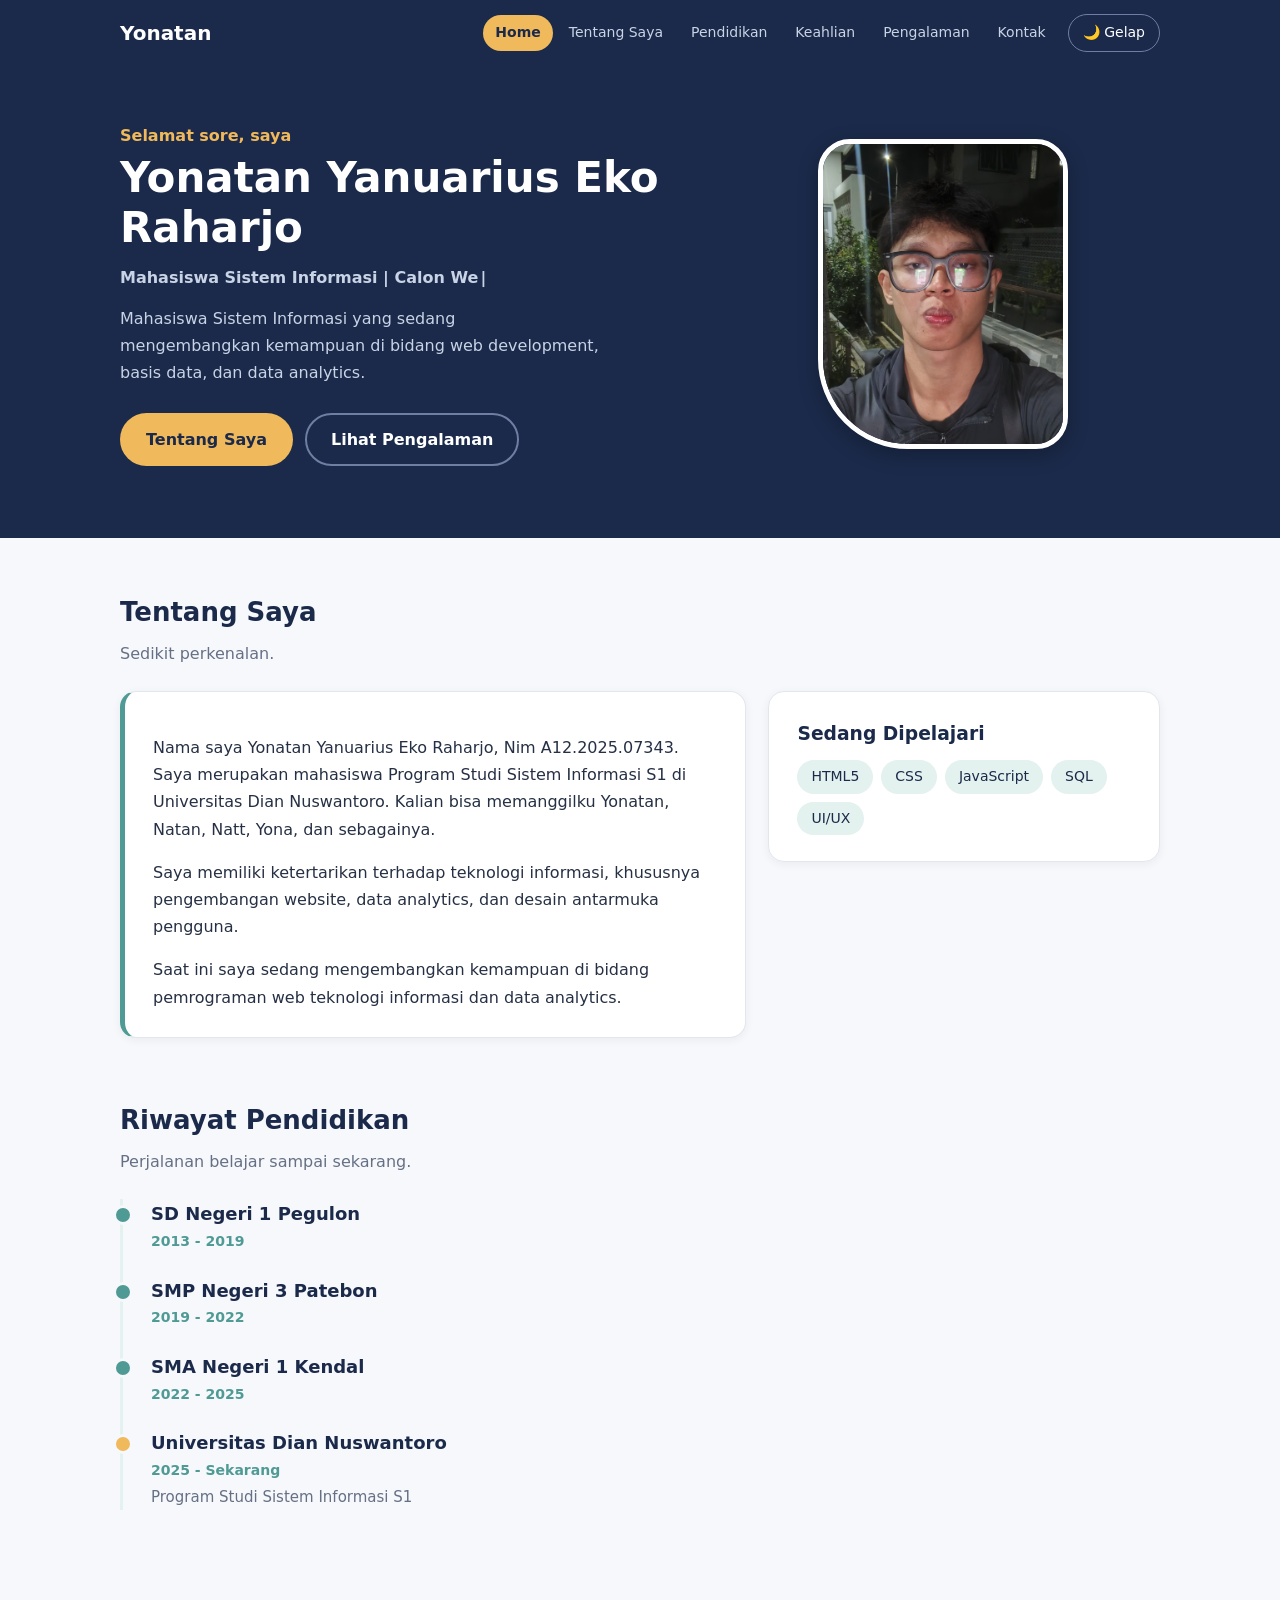
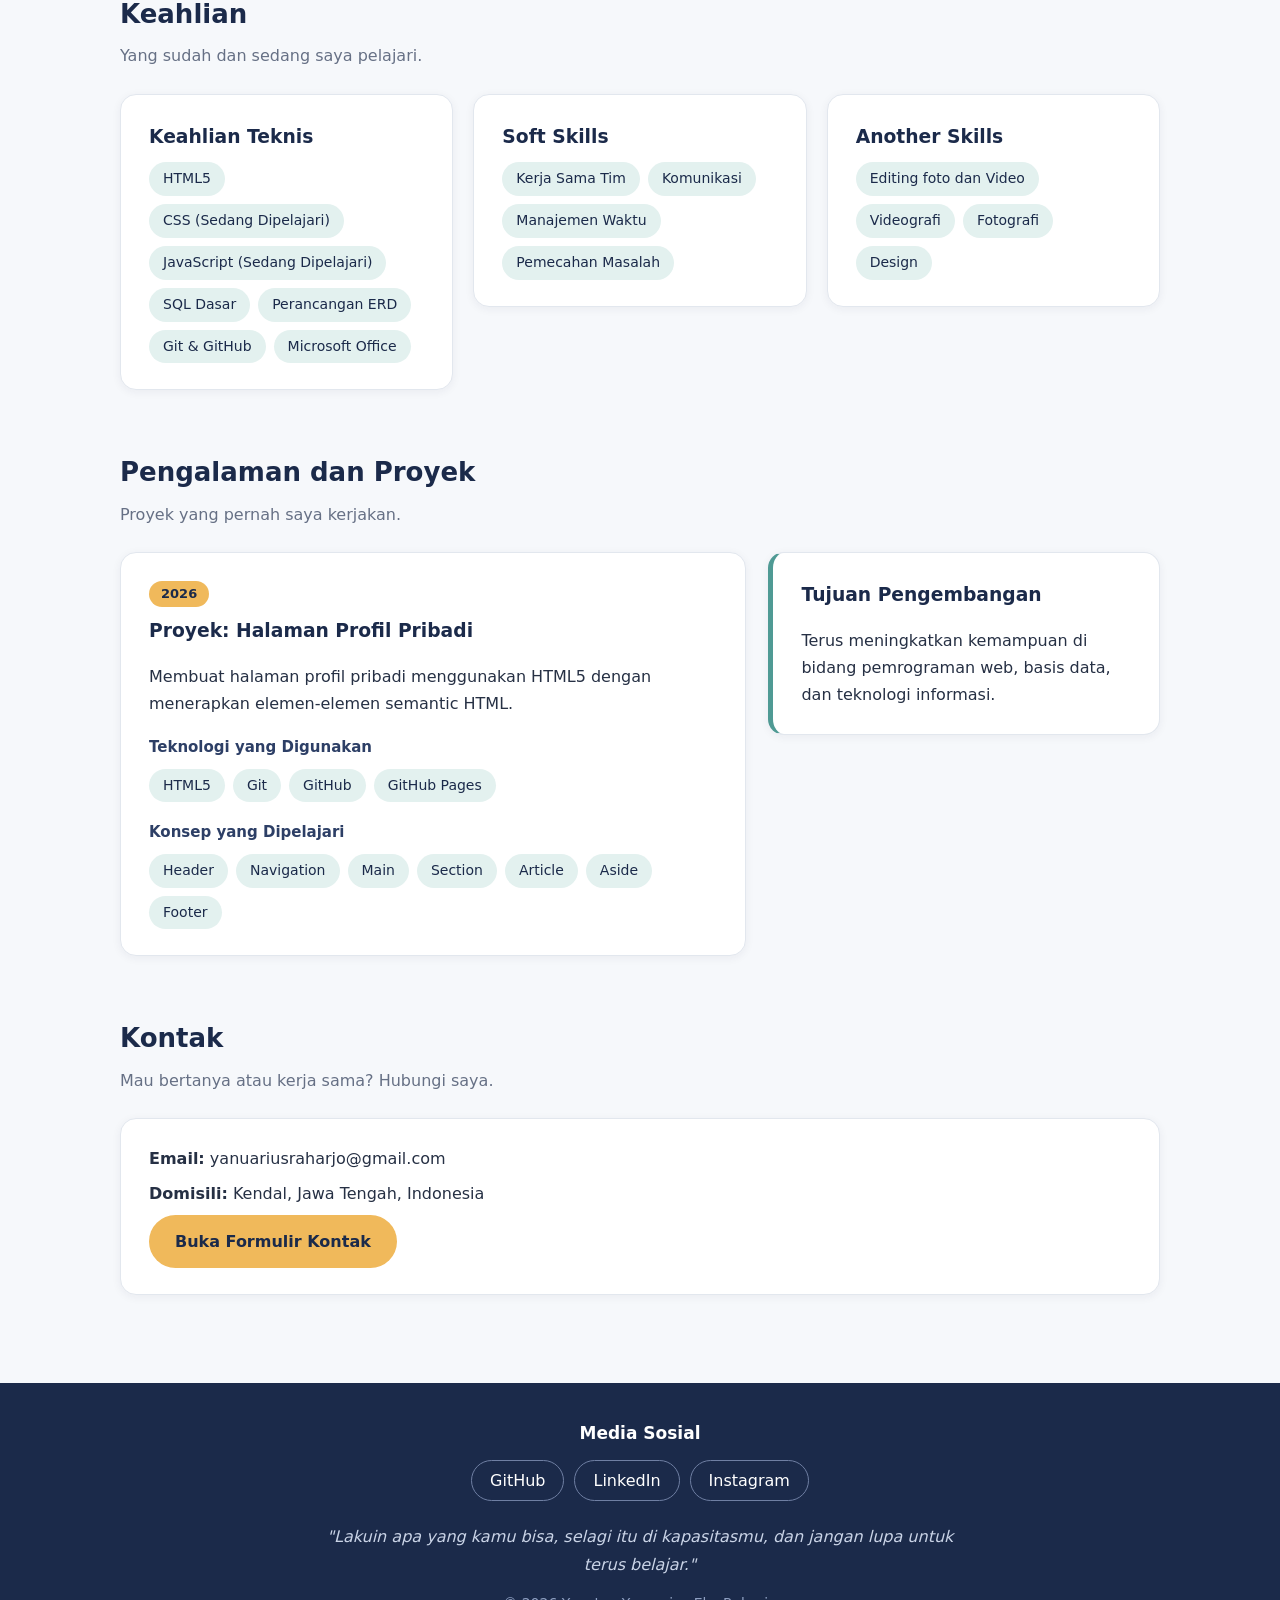
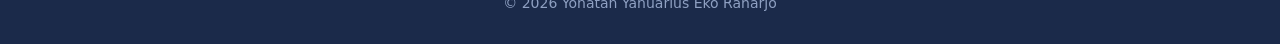
<file: index.html>
<!DOCTYPE html>
<html lang="id">

<head>
    <meta charset="UTF-8">
    <meta name="viewport" content="width=device-width, initial-scale=1.0">
    <title>Profil Yonatan Yanuarius Eko Raharjo</title>
    <link rel="stylesheet" href="style.css">
</head>

<body>

<nav class="navbar">
    <div class="container nav-inner">
        <a class="brand" href="index.html">Yonatan</a>
        <div class="nav-right">
        <ul class="nav-links">
            <li><a class="active" href="index.html">Home</a></li>
            <li><a href="Tentang.html">Tentang Saya</a></li>
            <li><a href="Pendidikan.html">Pendidikan</a></li>
            <li><a href="Keahlian.html">Keahlian</a></li>
            <li><a href="Pengalaman.html">Pengalaman</a></li>
            <li><a href="Kontak.html">Kontak</a></li>
        </ul>
        <button type="button" id="theme-toggle" class="theme-toggle">🌙 Gelap</button>
        </div>
    </div>
</nav>

<header class="hero">
    <div class="container hero-inner">

        <div class="hero-text">
            <p class="hero-sapa">Halo, saya</p>
            <h1>Yonatan Yanuarius Eko Raharjo</h1>
            <p class="hero-role">Mahasiswa Sistem Informasi | Calon Web Developer</p>
            <p class="hero-desc">
                Mahasiswa Sistem Informasi yang sedang mengembangkan kemampuan
                di bidang web development, basis data, dan data analytics.
            </p>
            <div class="btn-group">
                <a class="btn btn-primary" href="Tentang.html">Tentang Saya</a>
                <a class="btn btn-outline" href="Pengalaman.html">Lihat Pengalaman</a>
            </div>
        </div>

        <div class="hero-photo">
            <img src="IMG_20260722_204614_462.jpg"
                 alt="Foto Profil Yonatan Yanuarius Eko Raharjo">
        </div>

    </div>
</header>

<main class="container">

    <section class="block">
        <h2>Tentang Saya</h2>
        <p class="sub">Sedikit perkenalan.</p>

        <div class="grid-2">
            <div class="card card-accent">
                <p>
                    Nama saya Yonatan Yanuarius Eko Raharjo, Nim A12.2025.07343.
                    Saya merupakan mahasiswa Program Studi Sistem Informasi S1
                    di Universitas Dian Nuswantoro. Kalian bisa memanggilku
                    Yonatan, Natan, Natt, Yona, dan sebagainya.
                </p>
                <p>
                    Saya memiliki ketertarikan terhadap teknologi informasi,
                    khususnya pengembangan website, data analytics, dan desain
                    antarmuka pengguna.
                </p>
                <p>
                    Saat ini saya sedang mengembangkan kemampuan di bidang
                    pemrograman web teknologi informasi dan data analytics.
                </p>
            </div>

            <div class="card">
                <h3>Sedang Dipelajari</h3>
                <ul class="chips">
                    <li>HTML5</li>
                    <li>CSS</li>
                    <li>JavaScript</li>
                    <li>SQL</li>
                    <li>UI/UX</li>
                </ul>
            </div>
        </div>
    </section>

    <section class="block">
        <h2>Riwayat Pendidikan</h2>
        <p class="sub">Perjalanan belajar sampai sekarang.</p>

        <ul class="timeline">
            <li>
                <h3>SD Negeri 1 Pegulon</h3>
                <p class="tahun">2013 - 2019</p>
            </li>
            <li>
                <h3>SMP Negeri 3 Patebon</h3>
                <p class="tahun">2019 - 2022</p>
            </li>
            <li>
                <h3>SMA Negeri 1 Kendal</h3>
                <p class="tahun">2022 - 2025</p>
            </li>
            <li class="now">
                <h3>Universitas Dian Nuswantoro</h3>
                <p class="tahun">2025 - Sekarang</p>
                <p class="ket">Program Studi Sistem Informasi S1</p>
            </li>
        </ul>
    </section>

    <section class="block">
        <h2>Keahlian</h2>
        <p class="sub">Yang sudah dan sedang saya pelajari.</p>

        <div class="grid-3">
            <div class="card">
                <h3>Keahlian Teknis</h3>
                <ul class="chips">
                    <li>HTML5</li>
                    <li>CSS (Sedang Dipelajari)</li>
                    <li>JavaScript (Sedang Dipelajari)</li>
                    <li>SQL Dasar</li>
                    <li>Perancangan ERD</li>
                    <li>Git &amp; GitHub</li>
                    <li>Microsoft Office</li>
                </ul>
            </div>

            <div class="card">
                <h3>Soft Skills</h3>
                <ul class="chips">
                    <li>Kerja Sama Tim</li>
                    <li>Komunikasi</li>
                    <li>Manajemen Waktu</li>
                    <li>Pemecahan Masalah</li>
                </ul>
            </div>

            <div class="card">
                <h3>Another Skills</h3>
                <ul class="chips">
                    <li>Editing foto dan Video</li>
                    <li>Videografi</li>
                    <li>Fotografi</li>
                    <li>Design</li>
                </ul>
            </div>
        </div>
    </section>

    <section class="block">
        <h2>Pengalaman dan Proyek</h2>
        <p class="sub">Proyek yang pernah saya kerjakan.</p>

        <div class="grid-2">
            <article class="card project">
                <p class="tahun">2026</p>
                <h3>Proyek: Halaman Profil Pribadi</h3>
                <p>
                    Membuat halaman profil pribadi menggunakan HTML5
                    dengan menerapkan elemen-elemen semantic HTML.
                </p>

                <h4>Teknologi yang Digunakan</h4>
                <ul class="chips">
                    <li>HTML5</li>
                    <li>Git</li>
                    <li>GitHub</li>
                    <li>GitHub Pages</li>
                </ul>

                <h4>Konsep yang Dipelajari</h4>
                <ul class="chips">
                    <li>Header</li>
                    <li>Navigation</li>
                    <li>Main</li>
                    <li>Section</li>
                    <li>Article</li>
                    <li>Aside</li>
                    <li>Footer</li>
                </ul>
            </article>

            <aside class="card card-accent">
                <h3>Tujuan Pengembangan</h3>
                <p>
                    Terus meningkatkan kemampuan di bidang pemrograman web,
                    basis data, dan teknologi informasi.
                </p>
            </aside>
        </div>
    </section>

    <section class="block">
        <h2>Kontak</h2>
        <p class="sub">Mau bertanya atau kerja sama? Hubungi saya.</p>

        <div class="card kontak-info">
            <p><strong>Email:</strong> yanuariusraharjo@gmail.com</p>
            <p><strong>Domisili:</strong> Kendal, Jawa Tengah, Indonesia</p>
            <p><a class="btn btn-primary" href="Kontak.html">Buka Formulir Kontak</a></p>
        </div>
    </section>

</main>

<footer>
    <div class="container">
        <h3>Media Sosial</h3>

        <div class="sosmed">
            <a href="https://github.com/Cyeulla" target="_blank">GitHub</a>
            <a href="https://www.linkedin.com/in/yonatan-yanuarius-8b2007387/" target="_blank">LinkedIn</a>
            <a href="https://www.instagram.com/nattyluwe.jpg/" target="_blank">Instagram</a>
        </div>

        <p class="motto">
            "Lakuin apa yang kamu bisa, selagi itu di kapasitasmu, dan jangan lupa untuk terus belajar."
        </p>

        <p class="copy">&copy; 2026 Yonatan Yanuarius Eko Raharjo</p>
    </div>
</footer>

<script src="script.js"></script>

</body>
</html>
</file>
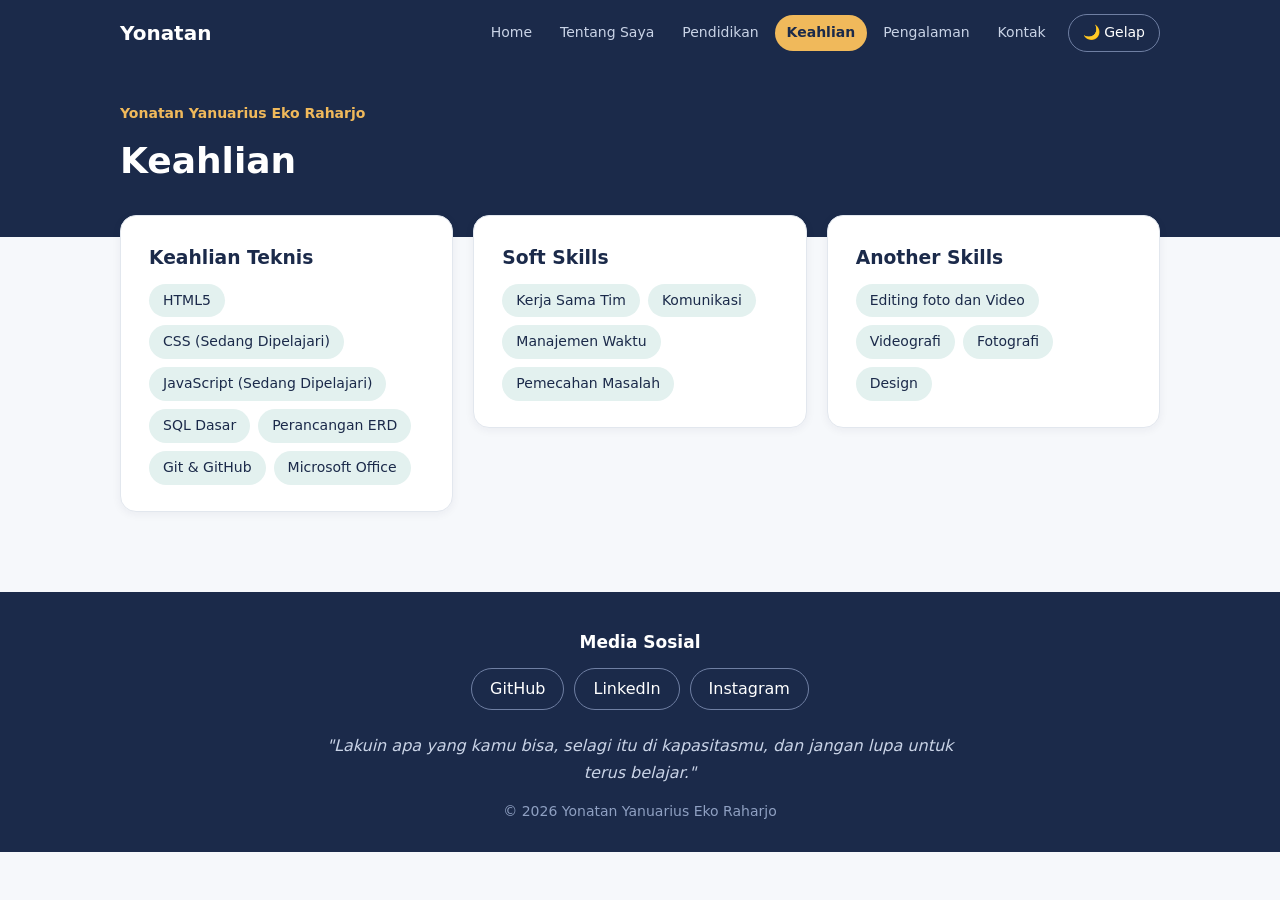
<file: Keahlian.html>
<!DOCTYPE html>
<html lang="id">
<head>
    <meta charset="UTF-8">
    <meta name="viewport" content="width=device-width, initial-scale=1.0">
    <title>Keahlian - Yonatan Yanuarius Eko Raharjo</title>
    <link rel="stylesheet" href="style.css">
</head>

<body>

<nav class="navbar">
    <div class="container nav-inner">
        <a class="brand" href="index.html">Yonatan</a>
        <div class="nav-right">
        <ul class="nav-links">
            <li><a href="index.html">Home</a></li>
            <li><a href="Tentang.html">Tentang Saya</a></li>
            <li><a href="Pendidikan.html">Pendidikan</a></li>
            <li><a class="active" href="Keahlian.html">Keahlian</a></li>
            <li><a href="Pengalaman.html">Pengalaman</a></li>
            <li><a href="Kontak.html">Kontak</a></li>
        </ul>
        <button type="button" id="theme-toggle" class="theme-toggle">🌙 Gelap</button>
        </div>
    </div>
</nav>

<header class="page-header">
    <div class="container">
        <p class="kicker">Yonatan Yanuarius Eko Raharjo</p>
        <h1>Keahlian</h1>
    </div>
</header>

<main class="container pull-up">

    <section class="grid-3">

        <article class="card">
            <h3>Keahlian Teknis</h3>

            <ul class="chips">
                <li>HTML5</li>
                <li>CSS (Sedang Dipelajari)</li>
                <li>JavaScript (Sedang Dipelajari)</li>
                <li>SQL Dasar</li>
                <li>Perancangan ERD</li>
                <li>Git &amp; GitHub</li>
                <li>Microsoft Office</li>
            </ul>
        </article>

        <article class="card">
            <h3>Soft Skills</h3>

            <ul class="chips">
                <li>Kerja Sama Tim</li>
                <li>Komunikasi</li>
                <li>Manajemen Waktu</li>
                <li>Pemecahan Masalah</li>
            </ul>
        </article>

        <article class="card">
            <h3>Another Skills</h3>

            <ul class="chips">
                <li>Editing foto dan Video</li>
                <li>Videografi</li>
                <li>Fotografi</li>
                <li>Design</li>
            </ul>
        </article>

    </section>

</main>

<footer>
    <div class="container">
        <h3>Media Sosial</h3>

        <div class="sosmed">
            <a href="https://github.com/Cyeulla" target="_blank">GitHub</a>
            <a href="https://www.linkedin.com/in/yonatan-yanuarius-8b2007387/" target="_blank">LinkedIn</a>
            <a href="https://www.instagram.com/nattyluwe.jpg/" target="_blank">Instagram</a>
        </div>

        <p class="motto">
            "Lakuin apa yang kamu bisa, selagi itu di kapasitasmu, dan jangan lupa untuk terus belajar."
        </p>

        <p class="copy">&copy; 2026 Yonatan Yanuarius Eko Raharjo</p>
    </div>
</footer>

<script src="script.js"></script>

</body>
</html>
</file>
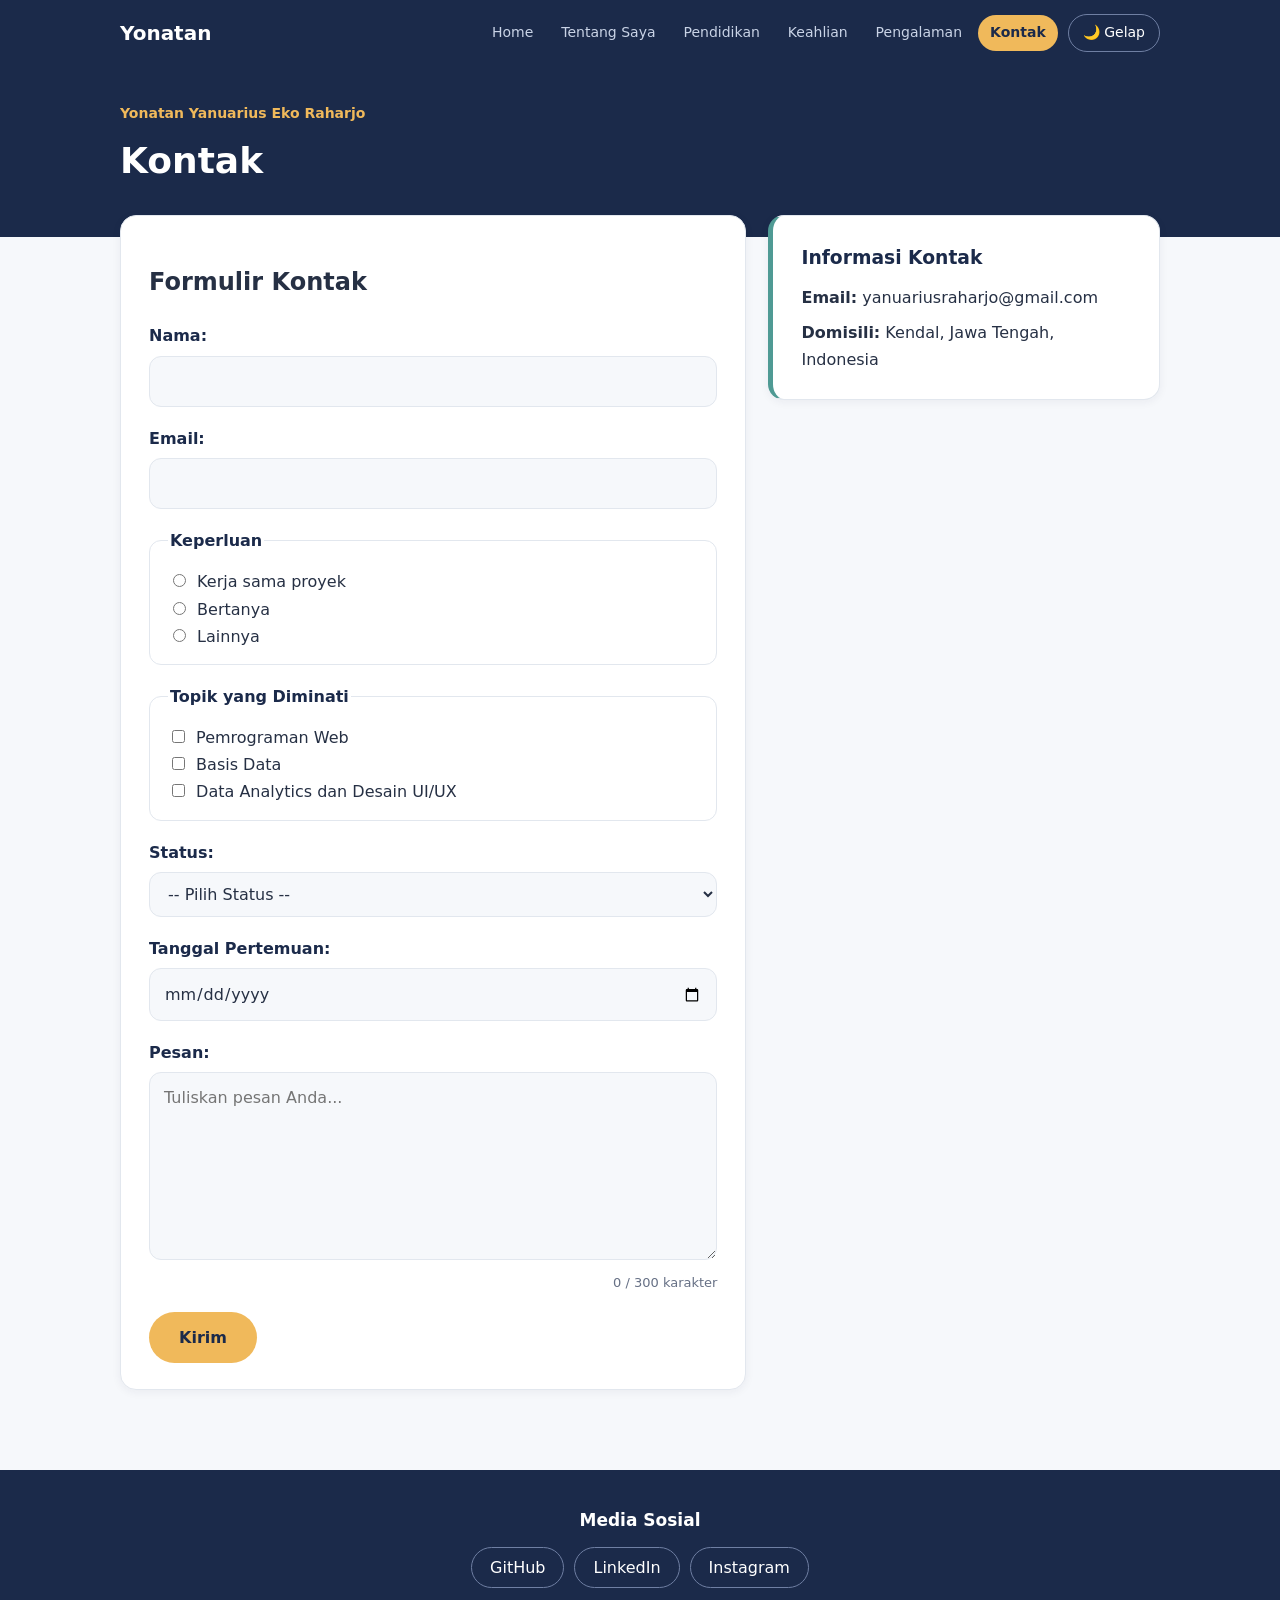
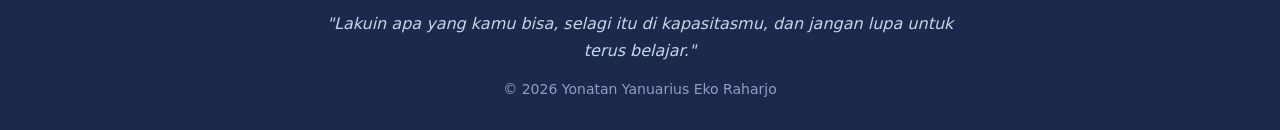
<file: Kontak.html>
<!DOCTYPE html>
<html lang="id">
<head>
    <meta charset="UTF-8">
    <meta name="viewport" content="width=device-width, initial-scale=1.0">
    <title>Kontak - Yonatan Yanuarius Eko Raharjo</title>
    <link rel="stylesheet" href="style.css">
</head>

<body>

<nav class="navbar">
    <div class="container nav-inner">
        <a class="brand" href="index.html">Yonatan</a>
        <div class="nav-right">
        <ul class="nav-links">
            <li><a href="index.html">Home</a></li>
            <li><a href="Tentang.html">Tentang Saya</a></li>
            <li><a href="Pendidikan.html">Pendidikan</a></li>
            <li><a href="Keahlian.html">Keahlian</a></li>
            <li><a href="Pengalaman.html">Pengalaman</a></li>
            <li><a class="active" href="Kontak.html">Kontak</a></li>
        </ul>
        <button type="button" id="theme-toggle" class="theme-toggle">🌙 Gelap</button>
        </div>
    </div>
</nav>

<header class="page-header">
    <div class="container">
        <p class="kicker">Yonatan Yanuarius Eko Raharjo</p>
        <h1>Kontak</h1>
    </div>
</header>

<main class="container pull-up">

    <div class="grid-2">

        <section class="card">
            <h2>Formulir Kontak</h2>

            <form action="#" method="post">

                <p>
                    <label for="nama">Nama:</label>
                    <input type="text" id="nama" name="nama" required>
                </p>

                <p>
                    <label for="email">Email:</label>
                    <input type="email" id="email" name="email" required>
                </p>

                <fieldset>
                    <legend>Keperluan</legend>

                    <input type="radio"
                           id="kerja-sama"
                           name="keperluan"
                           value="Kerja sama proyek">

                    <label for="kerja-sama">
                        Kerja sama proyek
                    </label><br>

                    <input type="radio"
                           id="bertanya"
                           name="keperluan"
                           value="Bertanya">

                    <label for="bertanya">
                        Bertanya
                    </label><br>

                    <input type="radio"
                           id="lainnya"
                           name="keperluan"
                           value="Lainnya">

                    <label for="lainnya">
                        Lainnya
                    </label>
                </fieldset>

                <fieldset>
                    <legend>Topik yang Diminati</legend>

                    <input type="checkbox"
                           id="pemrograman"
                           name="topik"
                           value="Pemrograman Web">

                    <label for="pemrograman">
                        Pemrograman Web
                    </label><br>

                    <input type="checkbox"
                           id="basis-data"
                           name="topik"
                           value="Basis Data">

                    <label for="basis-data">
                        Basis Data
                    </label><br>

                    <input type="checkbox"
                           id="uiux"
                           name="topik"
                           value="Data Analytics dan Desain UI/UX">

                    <label for="uiux">
                        Data Analytics dan Desain UI/UX
                    </label>
                </fieldset>

                <p>
                    <label for="status">Status:</label>

                    <select id="status" name="status">
                        <option value="">-- Pilih Status --</option>
                        <option value="Mahasiswa">Mahasiswa</option>
                        <option value="Dosen">Dosen</option>
                        <option value="Umum">Umum</option>
                    </select>
                </p>

                <p>
                    <label for="tanggal">Tanggal Pertemuan:</label>
                    <input type="date" id="tanggal" name="tanggal">
                </p>

                <p>
                    <label for="pesan">Pesan:</label>
                    <textarea id="pesan"
                              name="pesan"
                              rows="6"
                              placeholder="Tuliskan pesan Anda..."></textarea>
                </p>

                <p>
                    <input type="submit" value="Kirim">
                </p>

            </form>
        </section>

        <aside class="card card-accent kontak-info">
            <h3>Informasi Kontak</h3>

            <p><strong>Email:</strong> yanuariusraharjo@gmail.com</p>

            <p><strong>Domisili:</strong> Kendal, Jawa Tengah, Indonesia</p>
        </aside>

    </div>

</main>

<footer>
    <div class="container">
        <h3>Media Sosial</h3>

        <div class="sosmed">
            <a href="https://github.com/Cyeulla" target="_blank">GitHub</a>
            <a href="https://www.linkedin.com/in/yonatan-yanuarius-8b2007387/" target="_blank">LinkedIn</a>
            <a href="https://www.instagram.com/nattyluwe.jpg/" target="_blank">Instagram</a>
        </div>

        <p class="motto">
            "Lakuin apa yang kamu bisa, selagi itu di kapasitasmu, dan jangan lupa untuk terus belajar."
        </p>

        <p class="copy">&copy; 2026 Yonatan Yanuarius Eko Raharjo</p>
    </div>
</footer>

<script src="script.js"></script>

</body>
</html>
</file>
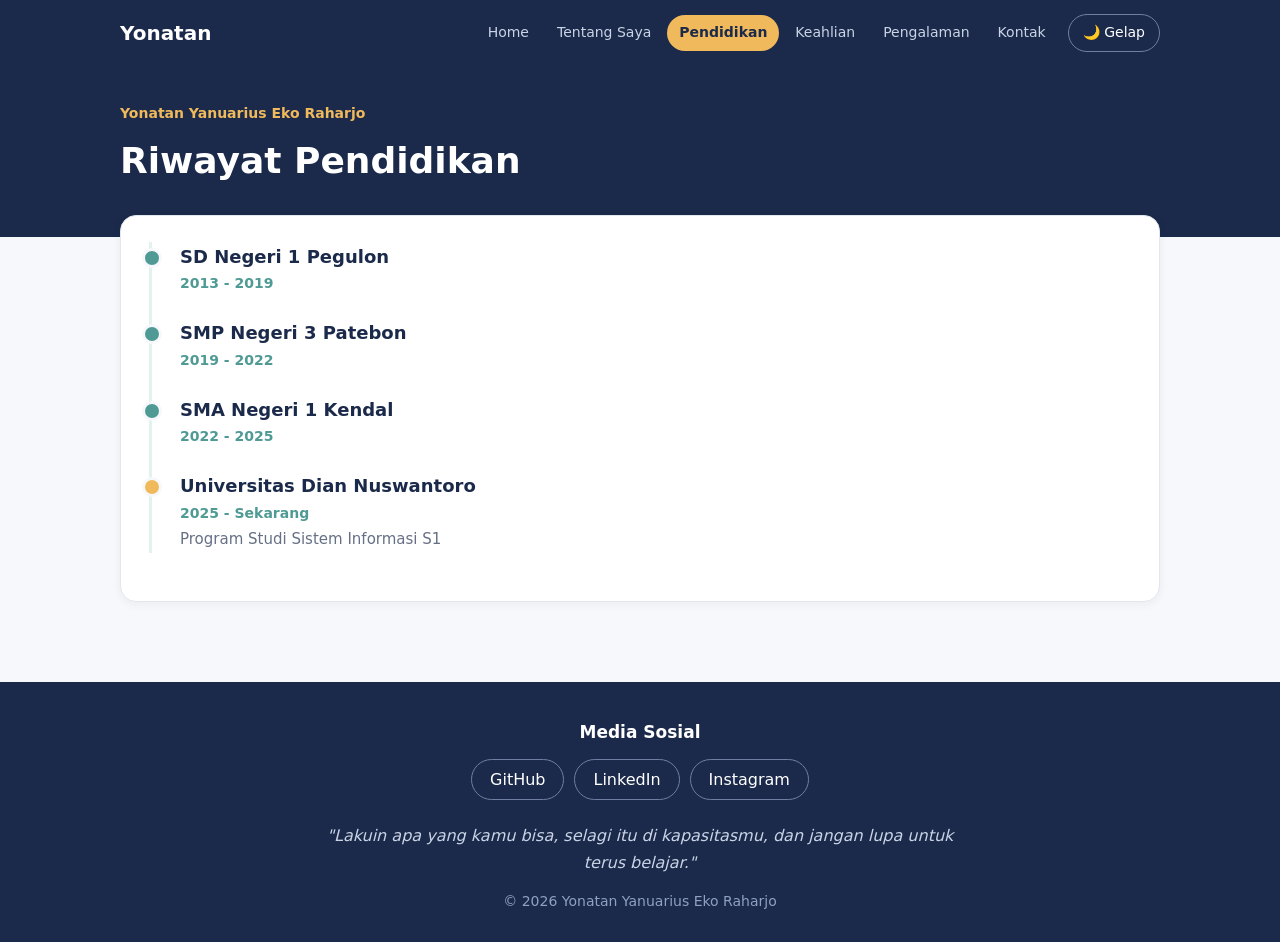
<file: Pendidikan.html>
<!DOCTYPE html>
<html lang="id">
<head>
    <meta charset="UTF-8">
    <meta name="viewport" content="width=device-width, initial-scale=1.0">
    <title>Riwayat Pendidikan - Yonatan Yanuarius Eko Raharjo</title>
    <link rel="stylesheet" href="style.css">
</head>

<body>

<nav class="navbar">
    <div class="container nav-inner">
        <a class="brand" href="index.html">Yonatan</a>
        <div class="nav-right">
        <ul class="nav-links">
            <li><a href="index.html">Home</a></li>
            <li><a href="Tentang.html">Tentang Saya</a></li>
            <li><a class="active" href="Pendidikan.html">Pendidikan</a></li>
            <li><a href="Keahlian.html">Keahlian</a></li>
            <li><a href="Pengalaman.html">Pengalaman</a></li>
            <li><a href="Kontak.html">Kontak</a></li>
        </ul>
        <button type="button" id="theme-toggle" class="theme-toggle">🌙 Gelap</button>
        </div>
    </div>
</nav>

<header class="page-header">
    <div class="container">
        <p class="kicker">Yonatan Yanuarius Eko Raharjo</p>
        <h1>Riwayat Pendidikan</h1>
    </div>
</header>

<main class="container pull-up">

    <section class="card">
        <ul class="timeline">
            <li>
                <h3>SD Negeri 1 Pegulon</h3>
                <p class="tahun">2013 - 2019</p>
            </li>
            <li>
                <h3>SMP Negeri 3 Patebon</h3>
                <p class="tahun">2019 - 2022</p>
            </li>
            <li>
                <h3>SMA Negeri 1 Kendal</h3>
                <p class="tahun">2022 - 2025</p>
            </li>
            <li class="now">
                <h3>Universitas Dian Nuswantoro</h3>
                <p class="tahun">2025 - Sekarang</p>
                <p class="ket">Program Studi Sistem Informasi S1</p>
            </li>
        </ul>
    </section>

</main>

<footer>
    <div class="container">
        <h3>Media Sosial</h3>

        <div class="sosmed">
            <a href="https://github.com/Cyeulla" target="_blank">GitHub</a>
            <a href="https://www.linkedin.com/in/yonatan-yanuarius-8b2007387/" target="_blank">LinkedIn</a>
            <a href="https://www.instagram.com/nattyluwe.jpg/" target="_blank">Instagram</a>
        </div>

        <p class="motto">
            "Lakuin apa yang kamu bisa, selagi itu di kapasitasmu, dan jangan lupa untuk terus belajar."
        </p>

        <p class="copy">&copy; 2026 Yonatan Yanuarius Eko Raharjo</p>
    </div>
</footer>

<script src="script.js"></script>

</body>
</html>
</file>
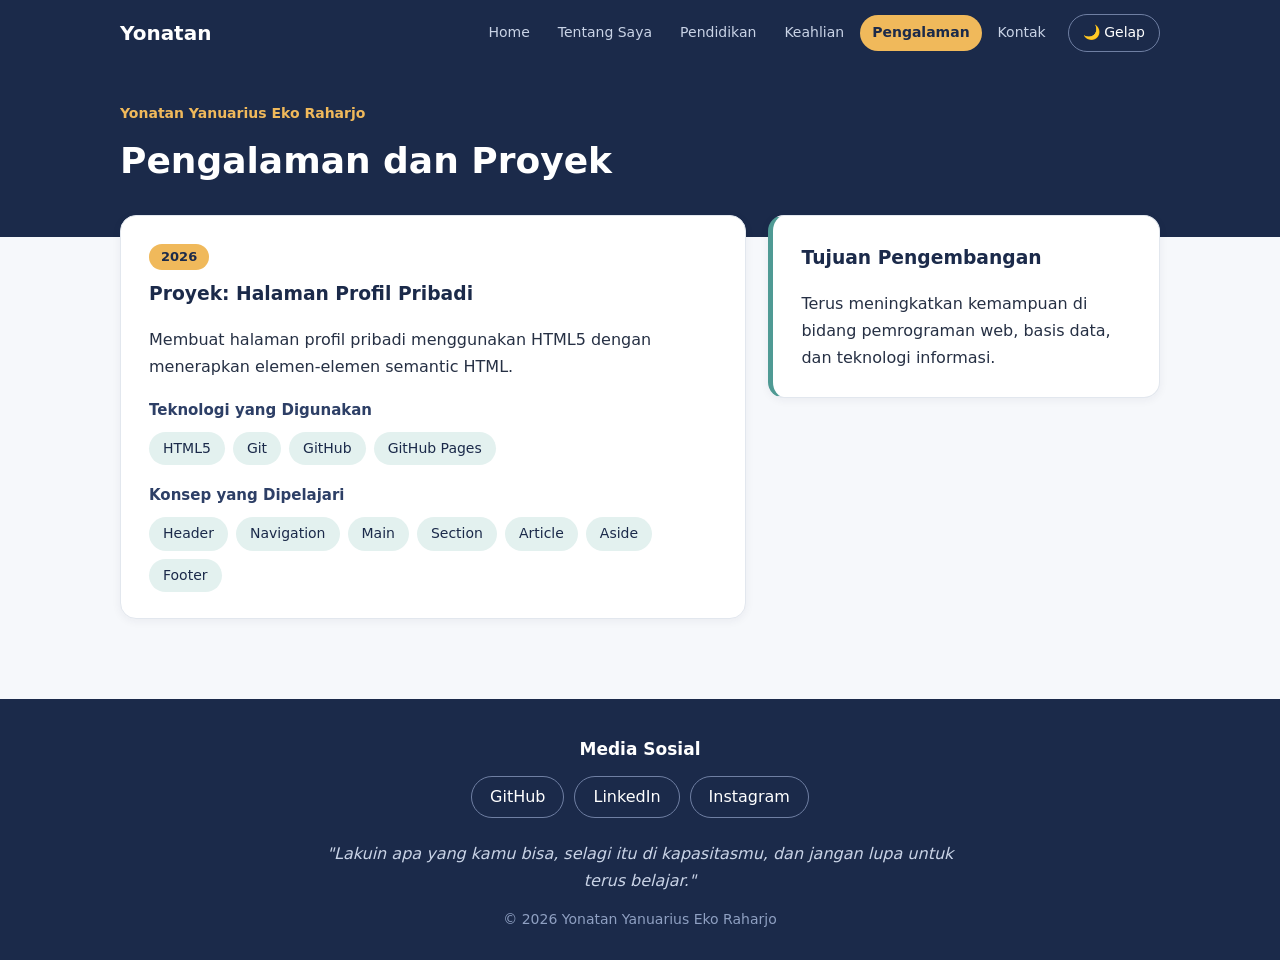
<file: Pengalaman.html>
<!DOCTYPE html>
<html lang="id">
<head>
    <meta charset="UTF-8">
    <meta name="viewport" content="width=device-width, initial-scale=1.0">
    <title>Pengalaman - Yonatan Yanuarius Eko Raharjo</title>
    <link rel="stylesheet" href="style.css">
</head>

<body>

<nav class="navbar">
    <div class="container nav-inner">
        <a class="brand" href="index.html">Yonatan</a>
        <div class="nav-right">
        <ul class="nav-links">
            <li><a href="index.html">Home</a></li>
            <li><a href="Tentang.html">Tentang Saya</a></li>
            <li><a href="Pendidikan.html">Pendidikan</a></li>
            <li><a href="Keahlian.html">Keahlian</a></li>
            <li><a class="active" href="Pengalaman.html">Pengalaman</a></li>
            <li><a href="Kontak.html">Kontak</a></li>
        </ul>
        <button type="button" id="theme-toggle" class="theme-toggle">🌙 Gelap</button>
        </div>
    </div>
</nav>

<header class="page-header">
    <div class="container">
        <p class="kicker">Yonatan Yanuarius Eko Raharjo</p>
        <h1>Pengalaman dan Proyek</h1>
    </div>
</header>

<main class="container pull-up">

    <div class="grid-2">

        <section>
            <article class="card project">
                <p class="tahun">2026</p>
                <h3>Proyek: Halaman Profil Pribadi</h3>

                <p>
                    Membuat halaman profil pribadi menggunakan HTML5
                    dengan menerapkan elemen-elemen semantic HTML.
                </p>

                <h4>Teknologi yang Digunakan</h4>

                <ul class="chips">
                    <li>HTML5</li>
                    <li>Git</li>
                    <li>GitHub</li>
                    <li>GitHub Pages</li>
                </ul>

                <h4>Konsep yang Dipelajari</h4>

                <ul class="chips">
                    <li>Header</li>
                    <li>Navigation</li>
                    <li>Main</li>
                    <li>Section</li>
                    <li>Article</li>
                    <li>Aside</li>
                    <li>Footer</li>
                </ul>
            </article>
        </section>

        <aside class="card card-accent">
            <h3>Tujuan Pengembangan</h3>

            <p>
                Terus meningkatkan kemampuan di bidang pemrograman web,
                basis data, dan teknologi informasi.
            </p>
        </aside>

    </div>

</main>

<footer>
    <div class="container">
        <h3>Media Sosial</h3>

        <div class="sosmed">
            <a href="https://github.com/Cyeulla" target="_blank">GitHub</a>
            <a href="https://www.linkedin.com/in/yonatan-yanuarius-8b2007387/" target="_blank">LinkedIn</a>
            <a href="https://www.instagram.com/nattyluwe.jpg/" target="_blank">Instagram</a>
        </div>

        <p class="motto">
            "Lakuin apa yang kamu bisa, selagi itu di kapasitasmu, dan jangan lupa untuk terus belajar."
        </p>

        <p class="copy">&copy; 2026 Yonatan Yanuarius Eko Raharjo</p>
    </div>
</footer>

<script src="script.js"></script>

</body>
</html>
</file>
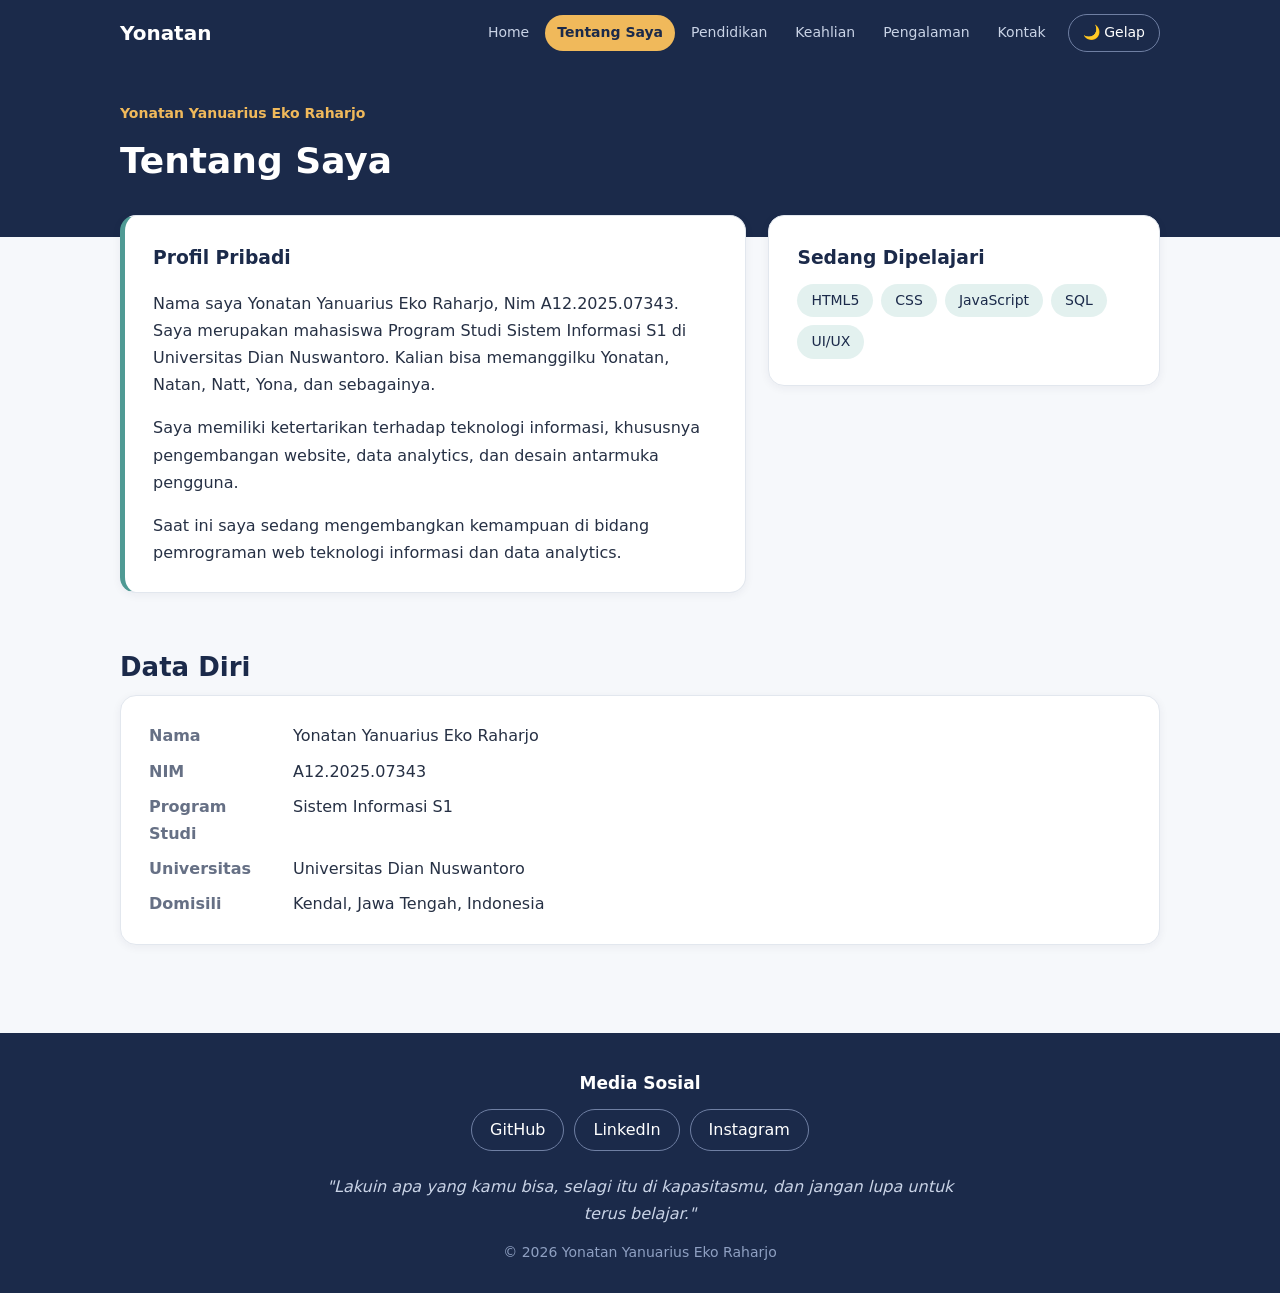
<file: Tentang.html>
<!DOCTYPE html>
<html lang="id">
<head>
    <meta charset="UTF-8">
    <meta name="viewport" content="width=device-width, initial-scale=1.0">
    <title>Tentang Saya - Yonatan Yanuarius Eko Raharjo</title>
    <link rel="stylesheet" href="style.css">
</head>

<body>

<nav class="navbar">
    <div class="container nav-inner">
        <a class="brand" href="index.html">Yonatan</a>
        <div class="nav-right">
        <ul class="nav-links">
            <li><a href="index.html">Home</a></li>
            <li><a class="active" href="Tentang.html">Tentang Saya</a></li>
            <li><a href="Pendidikan.html">Pendidikan</a></li>
            <li><a href="Keahlian.html">Keahlian</a></li>
            <li><a href="Pengalaman.html">Pengalaman</a></li>
            <li><a href="Kontak.html">Kontak</a></li>
        </ul>
        <button type="button" id="theme-toggle" class="theme-toggle">🌙 Gelap</button>
        </div>
    </div>
</nav>

<header class="page-header">
    <div class="container">
        <p class="kicker">Yonatan Yanuarius Eko Raharjo</p>
        <h1>Tentang Saya</h1>
    </div>
</header>

<main class="container pull-up">

    <div class="grid-2">

        <section class="card card-accent">
            <article>
                <h3>Profil Pribadi</h3>

                <p>
                    Nama saya Yonatan Yanuarius Eko Raharjo, Nim A12.2025.07343. Saya merupakan mahasiswa
                    Program Studi Sistem Informasi S1 di Universitas Dian Nuswantoro. Kalian bisa memanggilku Yonatan, Natan, Natt, Yona, dan sebagainya.
                </p>

                <p>
                    Saya memiliki ketertarikan terhadap teknologi informasi,
                    khususnya pengembangan website, data analytics, dan desain
                    antarmuka pengguna.
                </p>

                <p>
                    Saat ini saya sedang mengembangkan kemampuan di bidang
                    pemrograman web teknologi informasi dan data analytics.
                </p>
            </article>
        </section>

        <aside class="card">
            <h3>Sedang Dipelajari</h3>
            <ul class="chips">
                <li>HTML5</li>
                <li>CSS</li>
                <li>JavaScript</li>
                <li>SQL</li>
                <li>UI/UX</li>
            </ul>
        </aside>

    </div>

    <section class="block">
        <h2>Data Diri</h2>
        <div class="card">
            <dl class="data-diri">
                <dt>Nama</dt>
                <dd>Yonatan Yanuarius Eko Raharjo</dd>
                <dt>NIM</dt>
                <dd>A12.2025.07343</dd>
                <dt>Program Studi</dt>
                <dd>Sistem Informasi S1</dd>
                <dt>Universitas</dt>
                <dd>Universitas Dian Nuswantoro</dd>
                <dt>Domisili</dt>
                <dd>Kendal, Jawa Tengah, Indonesia</dd>
            </dl>
        </div>
    </section>

</main>

<footer>
    <div class="container">
        <h3>Media Sosial</h3>

        <div class="sosmed">
            <a href="https://github.com/Cyeulla" target="_blank">GitHub</a>
            <a href="https://www.linkedin.com/in/yonatan-yanuarius-8b2007387/" target="_blank">LinkedIn</a>
            <a href="https://www.instagram.com/nattyluwe.jpg/" target="_blank">Instagram</a>
        </div>

        <p class="motto">
            "Lakuin apa yang kamu bisa, selagi itu di kapasitasmu, dan jangan lupa untuk terus belajar."
        </p>

        <p class="copy">&copy; 2026 Yonatan Yanuarius Eko Raharjo</p>
    </div>
</footer>

<script src="script.js"></script>

</body>
</html>
</file>
<file: style.css>
:root {
    --navy: #1b2a4a;        
    --navy-soft: #2d3f66;
    --teal: #4f9a94;        
    --teal-light: #e3f1ef;
    --accent: #f0b95b;      
    --bg: #f6f8fb;         
    --white: #ffffff;
    --text: #263044;
    --muted: #667085;
    --line: #e2e7ee;
    --radius: 16px;
    --shadow: 0 2px 10px rgba(27, 42, 74, 0.06);
}

* {
    box-sizing: border-box;
}

html {
    scroll-behavior: smooth;
}

body {
    margin: 0;
    font-family: "Segoe UI", system-ui, -apple-system, Arial, sans-serif;
    font-size: 16px;
    line-height: 1.7;
    color: var(--text);
    background: var(--bg);
}

img {
    max-width: 100%;
}

a {
    color: var(--teal);
}

a:hover {
    color: var(--navy);
}

.container {
    width: min(1040px, 100% - 40px);
    margin: 0 auto;
}


.navbar {
    position: sticky;
    top: 0;
    z-index: 10;
    background: var(--navy);
}

.nav-inner {
    display: flex;
    align-items: center;
    justify-content: space-between;
    gap: 16px;
    padding: 14px 0;
}

.brand {
    color: var(--white);
    font-size: 20px;
    font-weight: 700;
    text-decoration: none;
}

.brand:hover {
    color: var(--accent);
}

.nav-links {
    display: flex;
    flex-wrap: wrap;
    gap: 4px;
    margin: 0;
    padding: 0;
    list-style: none;
}

.nav-links a {
    display: block;
    padding: 6px 12px;
    color: #c9d3e6;
    font-size: 14px;
    text-decoration: none;
    border-radius: 999px;
}

.nav-links a:hover {
    color: var(--white);
    background: var(--navy-soft);
}

.nav-links a.active {
    color: var(--navy);
    background: var(--accent);
    font-weight: 600;
}


.hero {
    color: var(--white);
    background: var(--navy);
    padding: 56px 0 72px;
}

.hero-inner {
    display: grid;
    grid-template-columns: 1.3fr 1fr;
    align-items: center;
    gap: 40px;
}

.hero-sapa {
    margin: 0;
    color: var(--accent);
    font-weight: 600;
}

.hero h1 {
    margin: 4px 0 10px;
    font-size: clamp(28px, 4.5vw, 42px);
    line-height: 1.2;
}

.hero-role {
    margin: 0 0 14px;
    color: #c9d3e6;
    font-weight: 600;
}

.hero-desc {
    margin: 0 0 26px;
    max-width: 480px;
    color: #c9d3e6;
}

.hero-photo {
    justify-self: center;
}

.hero-photo img {
    display: block;
    width: 250px;
    height: 310px;
    object-fit: cover;
    object-position: 50% 30%;
    border: 5px solid var(--white);
    border-radius: 32px 32px 32px 90px;
    box-shadow: 0 6px 20px rgba(0, 0, 0, 0.25);
}


.page-header {
    color: var(--white);
    background: var(--navy);
    padding: 36px 0 46px;
}

.page-header .kicker {
    margin: 0;
    color: var(--accent);
    font-size: 14px;
    font-weight: 600;
}

.page-header h1 {
    margin: 4px 0 0;
    font-size: clamp(26px, 4vw, 36px);
}


.btn {
    display: inline-block;
    padding: 11px 24px;
    font: inherit;
    font-weight: 600;
    text-decoration: none;
    border: 2px solid transparent;
    border-radius: 999px;
    cursor: pointer;
}

.btn-primary {
    color: var(--navy);
    background: var(--accent);
}

.btn-primary:hover {
    color: var(--navy);
    background: #f6c978;
}

.btn-outline {
    color: var(--white);
    border-color: #6f7fa3;
    background: transparent;
}

.btn-outline:hover {
    color: var(--white);
    border-color: var(--white);
}

.btn-group {
    display: flex;
    flex-wrap: wrap;
    gap: 12px;
}

main {
    padding-bottom: 20px;
}

.block {
    padding: 52px 0 8px;
}

.block h2 {
    margin: 0 0 6px;
    color: var(--navy);
    font-size: 26px;
}

.block .sub {
    margin: 0 0 24px;
    color: var(--muted);
}

.pull-up {
    margin-top: -22px;
}

.card {
    background: var(--white);
    border: 1px solid var(--line);
    border-radius: var(--radius);
    padding: 26px 28px;
    box-shadow: var(--shadow);
}

.card h3 {
    margin: 0 0 10px;
    color: var(--navy);
}

.card p:last-child {
    margin-bottom: 0;
}

.grid-2 {
    display: grid;
    grid-template-columns: 1.6fr 1fr;
    gap: 22px;
    align-items: start;
}

.grid-3 {
    display: grid;
    grid-template-columns: repeat(3, 1fr);
    gap: 20px;
    align-items: start;
}

.card-accent {
    border-left: 5px solid var(--teal);
}


.data-diri {
    display: grid;
    grid-template-columns: 130px 1fr;
    gap: 8px 14px;
    margin: 0;
}

.data-diri dt {
    color: var(--muted);
    font-weight: 600;
}

.data-diri dd {
    margin: 0;
    overflow-wrap: anywhere;
}


.chips {
    display: flex;
    flex-wrap: wrap;
    gap: 8px;
    margin: 0;
    padding: 0;
    list-style: none;
}

.chips li {
    margin: 0;
    padding: 5px 14px;
    font-size: 14px;
    color: var(--navy);
    background: var(--teal-light);
    border-radius: 999px;
}


.timeline {
    position: relative;
    margin: 0;
    padding: 0 0 0 28px;
    list-style: none;
    border-left: 3px solid var(--teal-light);
}

.timeline li {
    position: relative;
    margin: 0 0 22px;
}

.timeline li::before {
    content: "";
    position: absolute;
    left: -38px;
    top: 6px;
    width: 14px;
    height: 14px;
    background: var(--teal);
    border: 3px solid var(--bg);
    border-radius: 50%;
}

.timeline li.now::before {
    background: var(--accent);
}

.timeline h3 {
    margin: 0;
    font-size: 18px;
    color: var(--navy);
}

.timeline .tahun {
    margin: 0;
    color: var(--teal);
    font-size: 14px;
    font-weight: 600;
}

.timeline .ket {
    margin: 2px 0 0;
    color: var(--muted);
    font-size: 15px;
}


.project .tahun {
    display: inline-block;
    margin: 0 0 8px;
    padding: 2px 12px;
    font-size: 13px;
    font-weight: 600;
    color: var(--navy);
    background: var(--accent);
    border-radius: 999px;
}

.project h4 {
    margin: 18px 0 8px;
    color: var(--navy-soft);
    font-size: 15px;
}

.kontak-info p {
    margin: 0 0 8px;
    overflow-wrap: anywhere;
}

form p {
    margin: 0 0 18px;
}

label,
legend {
    font-weight: 600;
    color: var(--navy);
}

input[type="text"],
input[type="email"],
input[type="date"],
select,
textarea {
    width: 100%;
    margin-top: 6px;
    padding: 11px 14px;
    font: inherit;
    color: var(--text);
    background: var(--bg);
    border: 1px solid var(--line);
    border-radius: 12px;
}

input:focus,
select:focus,
textarea:focus {
    outline: none;
    border-color: var(--teal);
    box-shadow: 0 0 0 3px rgba(79, 154, 148, 0.2);
}

textarea {
    resize: vertical;
}

fieldset {
    margin: 0 0 18px;
    padding: 14px 18px;
    border: 1px solid var(--line);
    border-radius: 12px;
}

fieldset label {
    font-weight: normal;
    color: var(--text);
}

fieldset input {
    margin-right: 6px;
}

input[type="submit"] {
    padding: 12px 30px;
    font: inherit;
    font-weight: 600;
    color: var(--navy);
    background: var(--accent);
    border: 0;
    border-radius: 999px;
    cursor: pointer;
}

input[type="submit"]:hover {
    background: #f6c978;
}


footer {
    margin-top: 60px;
    padding: 36px 0 28px;
    text-align: center;
    color: #c9d3e6;
    background: var(--navy);
}

footer h3 {
    margin: 0 0 12px;
    color: var(--white);
    font-size: 17px;
}

.sosmed {
    display: flex;
    flex-wrap: wrap;
    justify-content: center;
    gap: 10px;
    margin-bottom: 22px;
}

.sosmed a {
    padding: 6px 18px;
    color: var(--white);
    text-decoration: none;
    border: 1px solid #6f7fa3;
    border-radius: 999px;
}

.sosmed a:hover {
    color: var(--navy);
    background: var(--accent);
    border-color: var(--accent);
}

.motto {
    max-width: 640px;
    margin: 0 auto 14px;
    font-style: italic;
}

.copy {
    margin: 0;
    font-size: 14px;
    color: #8fa0c2;
}


@media (max-width: 900px) {
    .hero-inner {
        gap: 24px;
    }

    .hero-photo img {
        width: 210px;
        height: 262px;
    }

    .grid-3 {
        grid-template-columns: 1fr 1fr;
    }

    .block {
        padding-top: 42px;
    }
}


@media (max-width: 700px) {
    .container {
        width: calc(100% - 32px);
    }

    .nav-inner {
        flex-direction: column;
        gap: 8px;
        padding: 12px 0;
    }

    .nav-links {
        justify-content: center;
    }

    .nav-links a {
        padding: 6px 10px;
        font-size: 13px;
    }

    .hero {
        padding: 36px 0 48px;
        text-align: center;
    }

    .hero-inner {
        grid-template-columns: 1fr;
    }

    .hero-photo {
        order: -1;
    }

    .hero-photo img {
        width: 180px;
        height: 225px;
    }

    .hero-desc {
        margin-left: auto;
        margin-right: auto;
    }

    .btn-group {
        justify-content: center;
    }

    .btn {
        padding: 12px 22px;
    }

    .grid-2,
    .grid-3 {
        grid-template-columns: 1fr;
    }

    .card {
        padding: 22px 20px;
    }

    .block h2 {
        font-size: 23px;
    }

    .data-diri {
        grid-template-columns: 1fr;
        gap: 0;
    }

    .data-diri dd {
        margin-bottom: 10px;
    }

    .pull-up {
        margin-top: -16px;
    }
}


[data-theme="dark"] {
    --navy: #121c33;
    --navy-soft: #26375c;
    --teal: #6cc3bb;
    --teal-light: #23403f;
    --bg: #0e1424;
    --white: #182036;
    --text: #dbe3f3;
    --muted: #9aa7c2;
    --line: #2a3654;
    --shadow: 0 2px 10px rgba(0, 0, 0, 0.35);
}

[data-theme="dark"] .block h2,
[data-theme="dark"] .card h3,
[data-theme="dark"] .timeline h3,
[data-theme="dark"] .project h4,
[data-theme="dark"] label,
[data-theme="dark"] legend,
[data-theme="dark"] .chips li {
    color: #e8eefc;
}

[data-theme="dark"] fieldset label {
    color: var(--text);
}

[data-theme="dark"] a:hover {
    color: var(--accent);
}

[data-theme="dark"] .btn-primary,
[data-theme="dark"] .project .tahun,
[data-theme="dark"] input[type="submit"] {
    color: #1b2a4a;
}

body,
.card,
input,
select,
textarea {
    transition: background 0.3s, color 0.3s, border-color 0.3s;
}

.nav-right {
    display: flex;
    align-items: center;
    gap: 10px;
    flex-wrap: wrap;
}

.theme-toggle {
    padding: 6px 14px;
    font: inherit;
    font-size: 14px;
    color: var(--white);
    background: transparent;
    border: 1px solid #6f7fa3;
    border-radius: 999px;
    cursor: pointer;
}

.theme-toggle:hover {
    color: var(--navy);
    background: var(--accent);
    border-color: var(--accent);
}

.reveal {
    opacity: 0;
    transform: translateY(10px);
    transition: opacity 0.45s ease, transform 0.45s ease;
}

.reveal.show {
    opacity: 1;
    transform: none;
}

.hero-role {
    min-height: 1.7em;
}

.to-top {
    position: fixed;
    right: 20px;
    bottom: 20px;
    z-index: 20;
    width: 46px;
    height: 46px;
    font-size: 20px;
    color: #1b2a4a;
    background: var(--accent);
    border: 0;
    border-radius: 50%;
    box-shadow: 0 4px 14px rgba(0, 0, 0, 0.25);
    cursor: pointer;
    opacity: 0;
    visibility: hidden;
    transition: opacity 0.3s, visibility 0.3s, transform 0.2s;
}

.to-top.show {
    opacity: 1;
    visibility: visible;
}

.to-top:hover {
    transform: translateY(-3px);
}

.cursor::after {
    content: "|";
    margin-left: 2px;
    animation: blink 0.8s infinite;
}

@keyframes blink {
    50% { opacity: 0; }
}

.form-msg {
    margin: 0 0 18px;
    padding: 12px 16px;
    font-weight: 600;
    border-radius: 12px;
}

.form-msg.ok {
    color: #14532d;
    background: #dcfce7;
}

.form-msg.error {
    color: #7f1d1d;
    background: #fee2e2;
}

input.invalid,
textarea.invalid,
select.invalid {
    border-color: #dc2626;
}

.counter {
    display: block;
    margin-top: 4px;
    font-size: 13px;
    color: var(--muted);
    text-align: right;
}

@media (max-width: 700px) {
    .nav-right {
        justify-content: center;
    }
}
</file>
